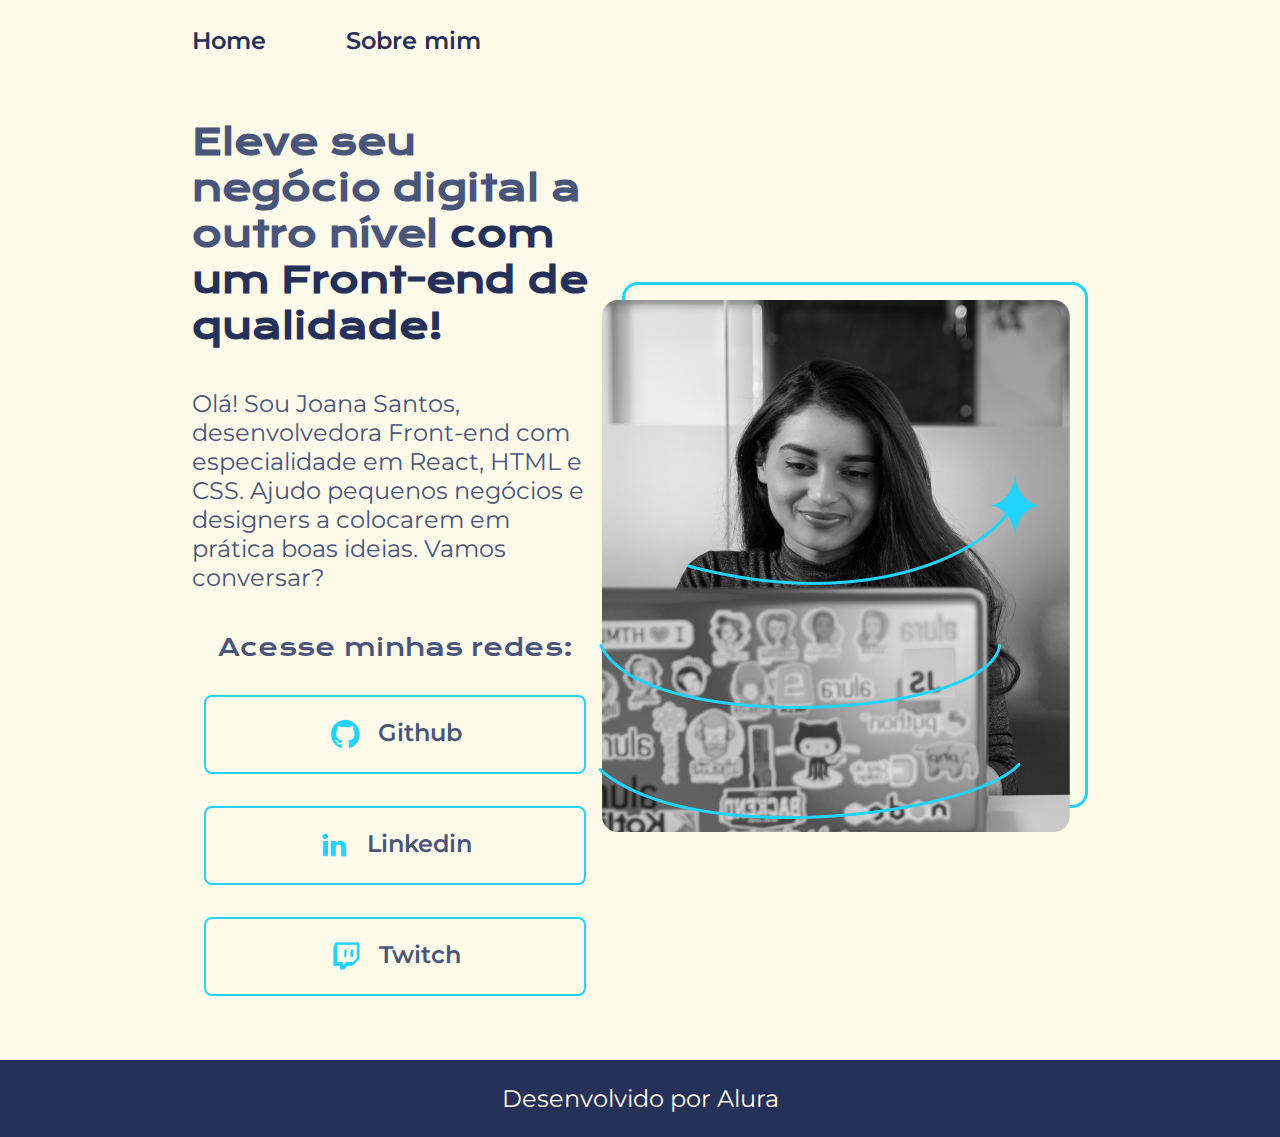
<file: index.html>
<!DOCTYPE html>
<html lang="pt-br">

<head>
    <meta charset="UTF-8">
    <meta http-equiv="X-UA-Compatible" content="IE=edge">
    <meta name="viewport" content="width=device-width, initial-scale=1.0">
    <title>Portifolio</title>
    <link rel="stylesheet" href="./styles/style.css">
</head>

<body>
    <header class="cabecalho">
        <nav class="cabecalho_menu">
            <a class="cabecalho_menu_link" href="index.html">Home</a>
            <a class="cabecalho_menu_link" href="about.html">Sobre mim</a>
        </nav>
    </header>
    <main class="apresentacao">
        <section class="apresentacao__conteudo">
            <h1 class="apresentacao__conteudo__titulo">Eleve seu negócio digital a outro nível<strong 
            class="titulo-destaque"> com um Front-end de qualidade!
            </strong></h1>
            <p class="apresentacao__conteudo__texto">Olá! Sou Joana Santos, desenvolvedora
            Front-end com especialidade em React, HTML e
            CSS. Ajudo pequenos negócios e designers a
            colocarem em prática boas ideias. Vamos
            conversar?</p>
            <div class="apresentacao__links">
                <h2 class="apresentacao_links_subtitulo">Acesse minhas redes:</h2>
                <a class="apresentacao__links__link" href="https://github.com/rafaballerini">
                    <img src="./assets/github.png"> Github
                </a>
                <a class="apresentacao__links__link" href="https://linkedin.com//in/rafaballerini">
                    <img src="./assets/linkedin.png"> Linkedin
                </a>
                <a class="apresentacao__links__link" href="https://twitch.tv/rafaballerini">
                    <img src="./assets/twitch.png">Twitch
                </a>                
            </div>
        </section>
        <img src="./assets/Imagem.png" alt="Foto da Joana Santos programando">
    </main>
    <footer class="rodape">
        <p>Desenvolvido por Alura</p>
    </footer>
</body>

</html>
</file>
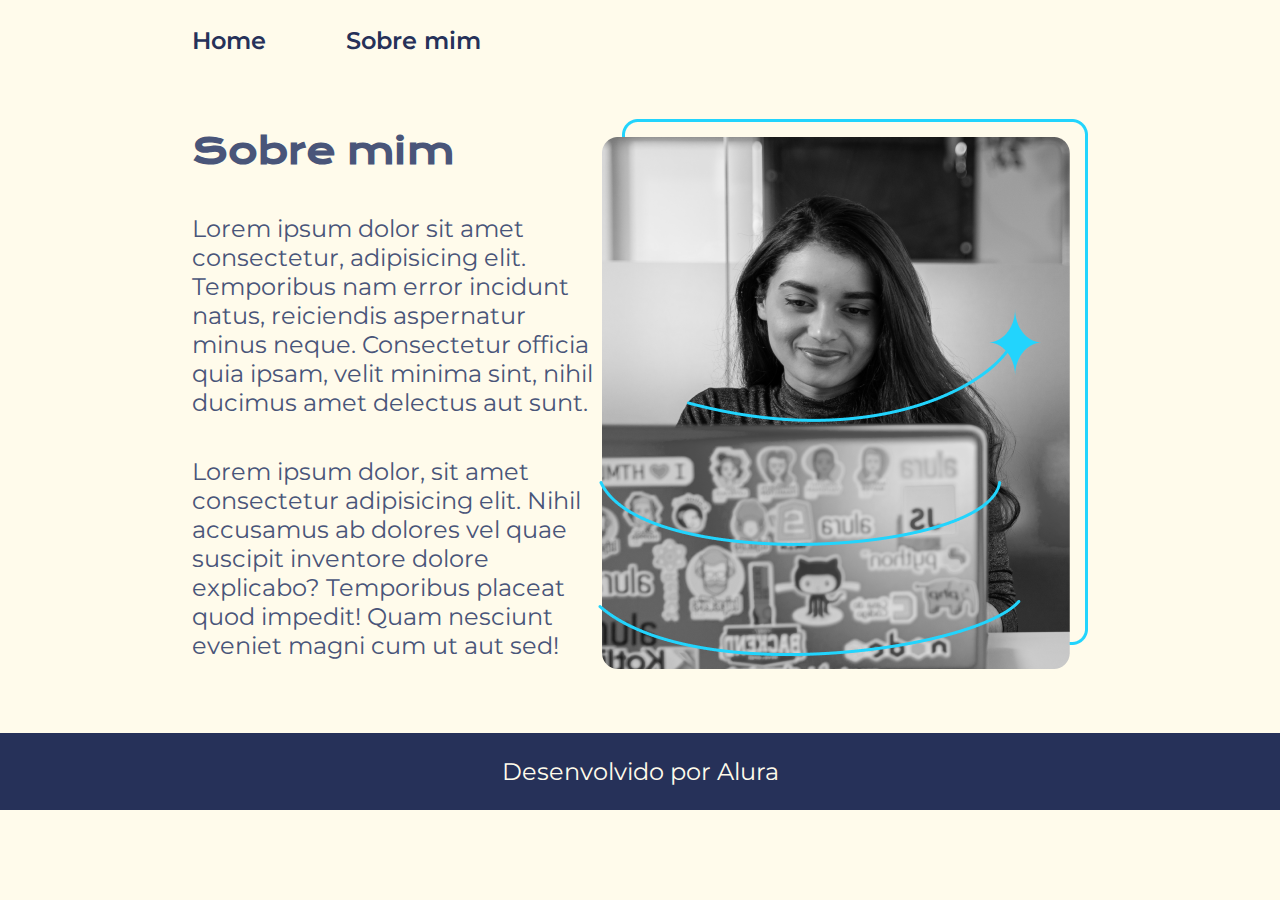
<file: about.html>
<!DOCTYPE html>
<html lang="pt-br">
<head>
    <meta charset="UTF-8">
    <meta http-equiv="X-UA-Compatible" content="IE=edge">
    <meta name="viewport" content="width=device-width, initial-scale=1.0">
    <title>Sobre mim</title>
    <link rel="stylesheet" href="./styles/style.css">
</head>
<body>
    <header class="cabecalho">
        <nav class="cabecalho_menu">
            <a class="cabecalho_menu_link" href="index.html">Home</a>
            <a class="cabecalho_menu_link" href="about.html">Sobre mim</a>
        </nav>
    </header>
    <main class="apresentacao">
        <section class="apresentacao__conteudo">
            <h1 class="apresentacao__conteudo__titulo">Sobre mim</h1>
            <p class="apresentacao__conteudo__texto">Lorem ipsum dolor sit amet consectetur, adipisicing elit. Temporibus nam error incidunt natus, reiciendis aspernatur minus neque. Consectetur officia quia ipsam, velit minima sint, nihil ducimus amet delectus aut sunt.</p>
            <p class="apresentacao__conteudo__texto">Lorem ipsum dolor, sit amet consectetur adipisicing elit. Nihil accusamus ab dolores vel quae suscipit inventore dolore explicabo? Temporibus placeat quod impedit! Quam nesciunt eveniet magni cum ut aut sed!</p>
        </section>
        <img src="./assets/Imagem.png" alt="Foto da Joana Santos programando">
    </main>
    <footer class="rodape">
       <p>Desenvolvido por Alura</p>
    </footer>    
</body>
</html>
</file>
<file: styles/style.css>
@import url('https://fonts.googleapis.com/css2?family=Krona+One&family=Montserrat:wght@400;600&display=swap');

:root {
    --cor-primaria: #FFFBEB;
    --cor-secundaria: #495579;
    --cor-terciaria: #263159;
    --cor-hover: #251749;
    --fonte-principal: 'Krona One', sans-serif;
    --fonte-secundaria: 'Montserrat', sans-serif;
}

*{
    margin: 0;
    padding: 0;
}

body{
    /* height: 100vh; */
    box-sizing: border-box;
    background-color: var(--cor-primaria);
    color: var(--cor-secundaria);
}

.cabecalho {
    padding: 2% 0% 0% 15%;
}

.cabecalho_menu {
    display: flex;
    gap: 80px;
}

.cabecalho_menu_link {
    font-family: var(--fonte-secundaria);
    font-size: 24px;
    font-weight: 600;
    color: var(--cor-terciaria);
    text-decoration: none;
}

.apresentacao{
    padding: 5% 15%;
    display: flex;
    align-items: center;
    justify-content: space-between;
}
.apresentacao__conteudo{
    width: 615px;
    display: flex;
    flex-direction: column;
    gap: 40px;
}

.apresentacao__conteudo__titulo{
    font-size: 36px;
    font-family: var(--fonte-principal);
}

.titulo-destaque{
    color: var(--cor-terciaria);
}

.apresentacao__conteudo__texto{
    font-size: 24px;
    font-family: var(--fonte-secundaria);
}

.apresentacao__links{
    display: flex;
    flex-direction: column;
    justify-content: space-between;
    align-items: center;
    gap: 32px;
}

.apresentacao_links_subtitulo {
    font-family: var(--fonte-principal);
    font-weight: 400;
    font-size: 24px;
}

.apresentacao__links__link{
    /* background-color: #22D4FD; */
    display: flex;
    justify-content: center;
    gap: 16px;
    border: 2px solid #22D4FD;
    width: 378px;
    text-align: center;
    border-radius: 8px;
    font-size: 24px;
    font-weight: 600;
    padding: 21.5px 0;
    text-decoration: none;
    color: var(--cor-secundaria);
    font-family: var(--fonte-secundaria);
}

.apresentacao__links__link:hover {
    background-color: var(--cor-hover);
}

.rodape{
    padding: 24px;
    color: var(--cor-primaria);
    background-color: var(--cor-terciaria);
    text-align: center;
    font-family: var(--fonte-secundaria);
    font-size: 24px;
    font-weight: 400;
}
</file>
